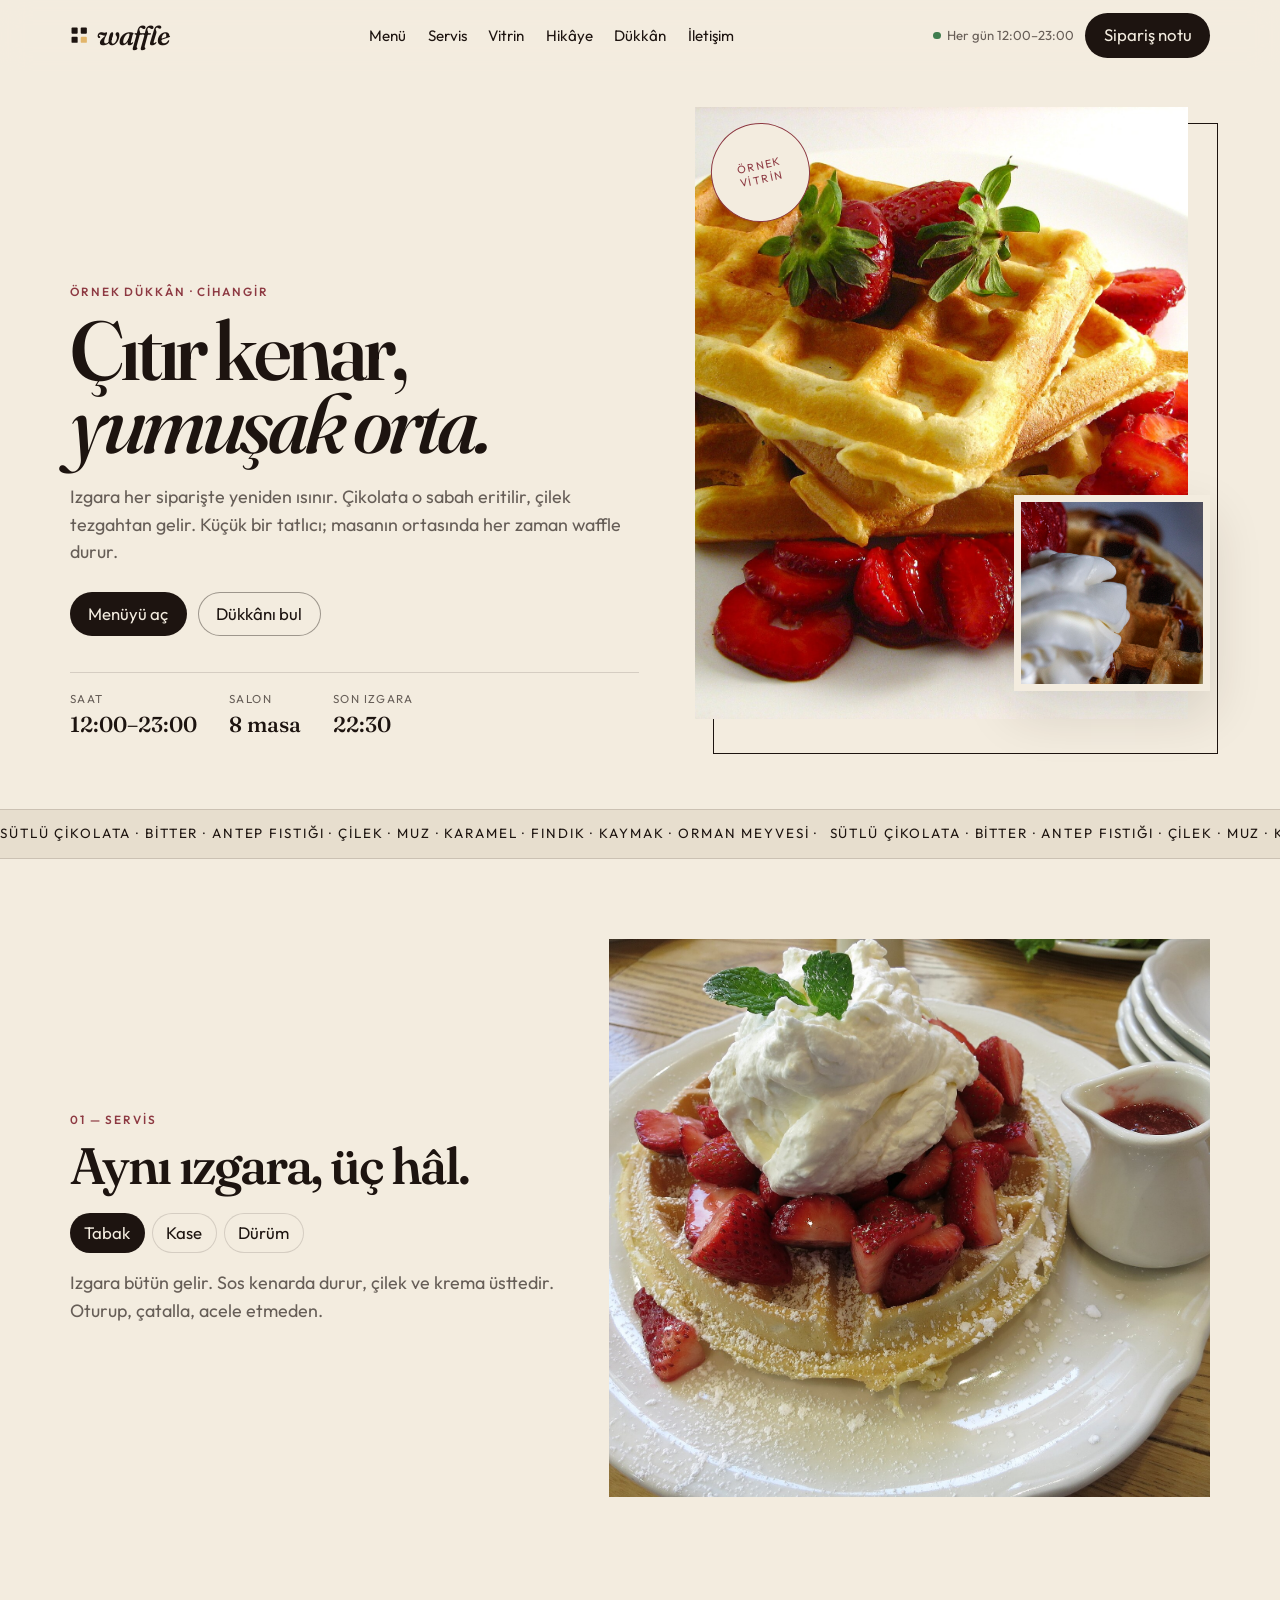
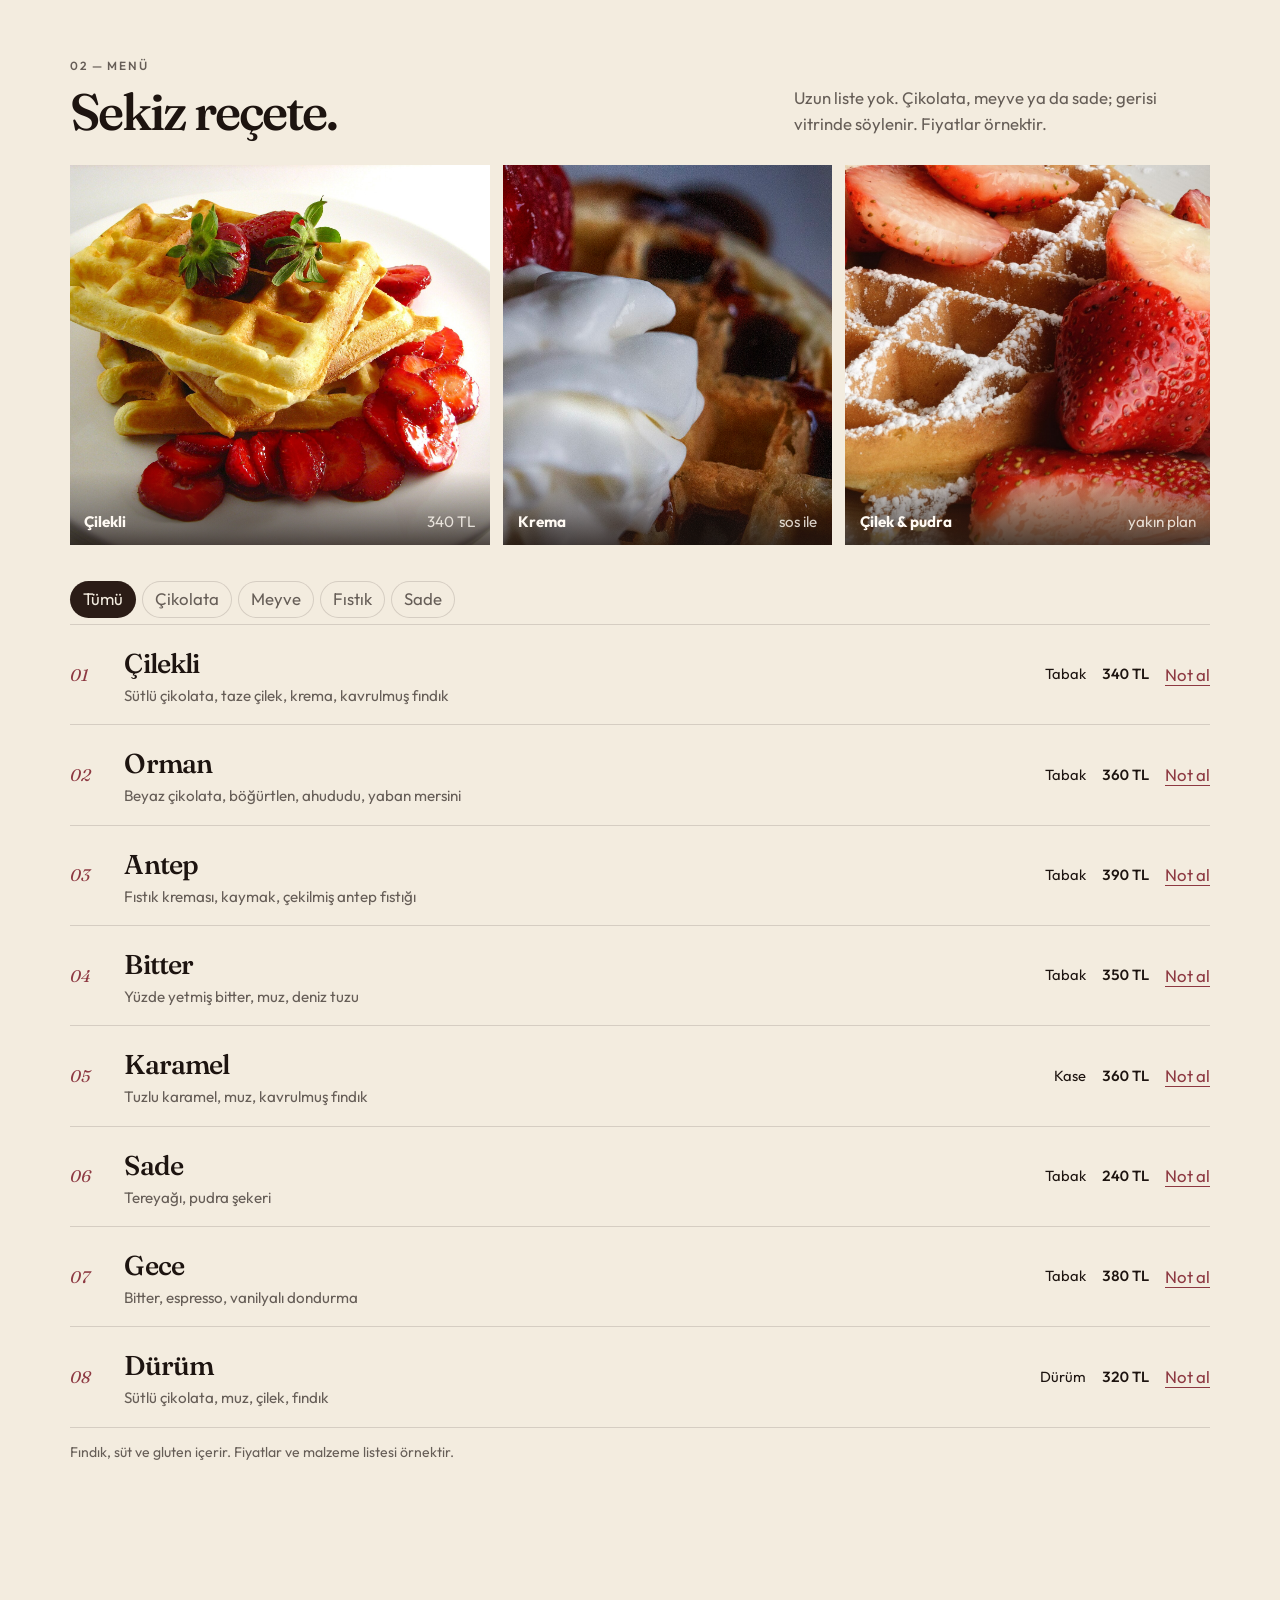
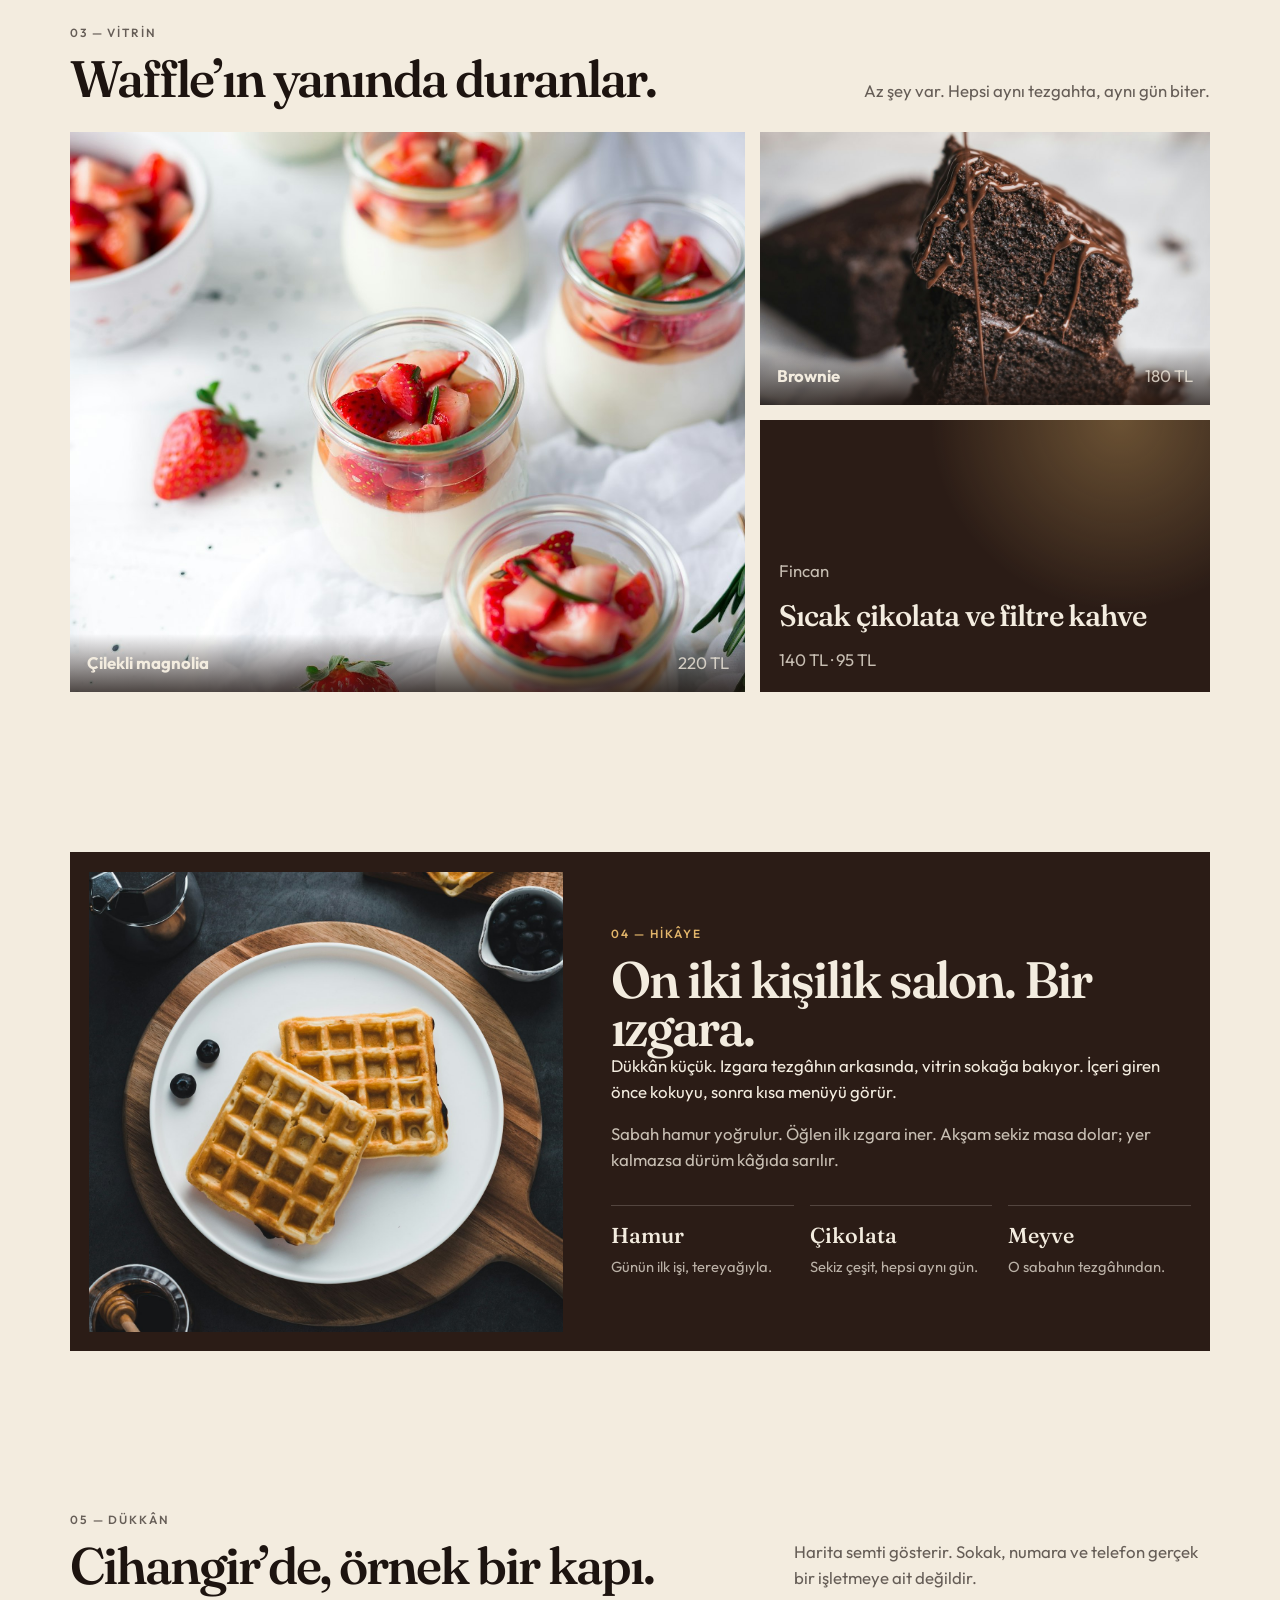
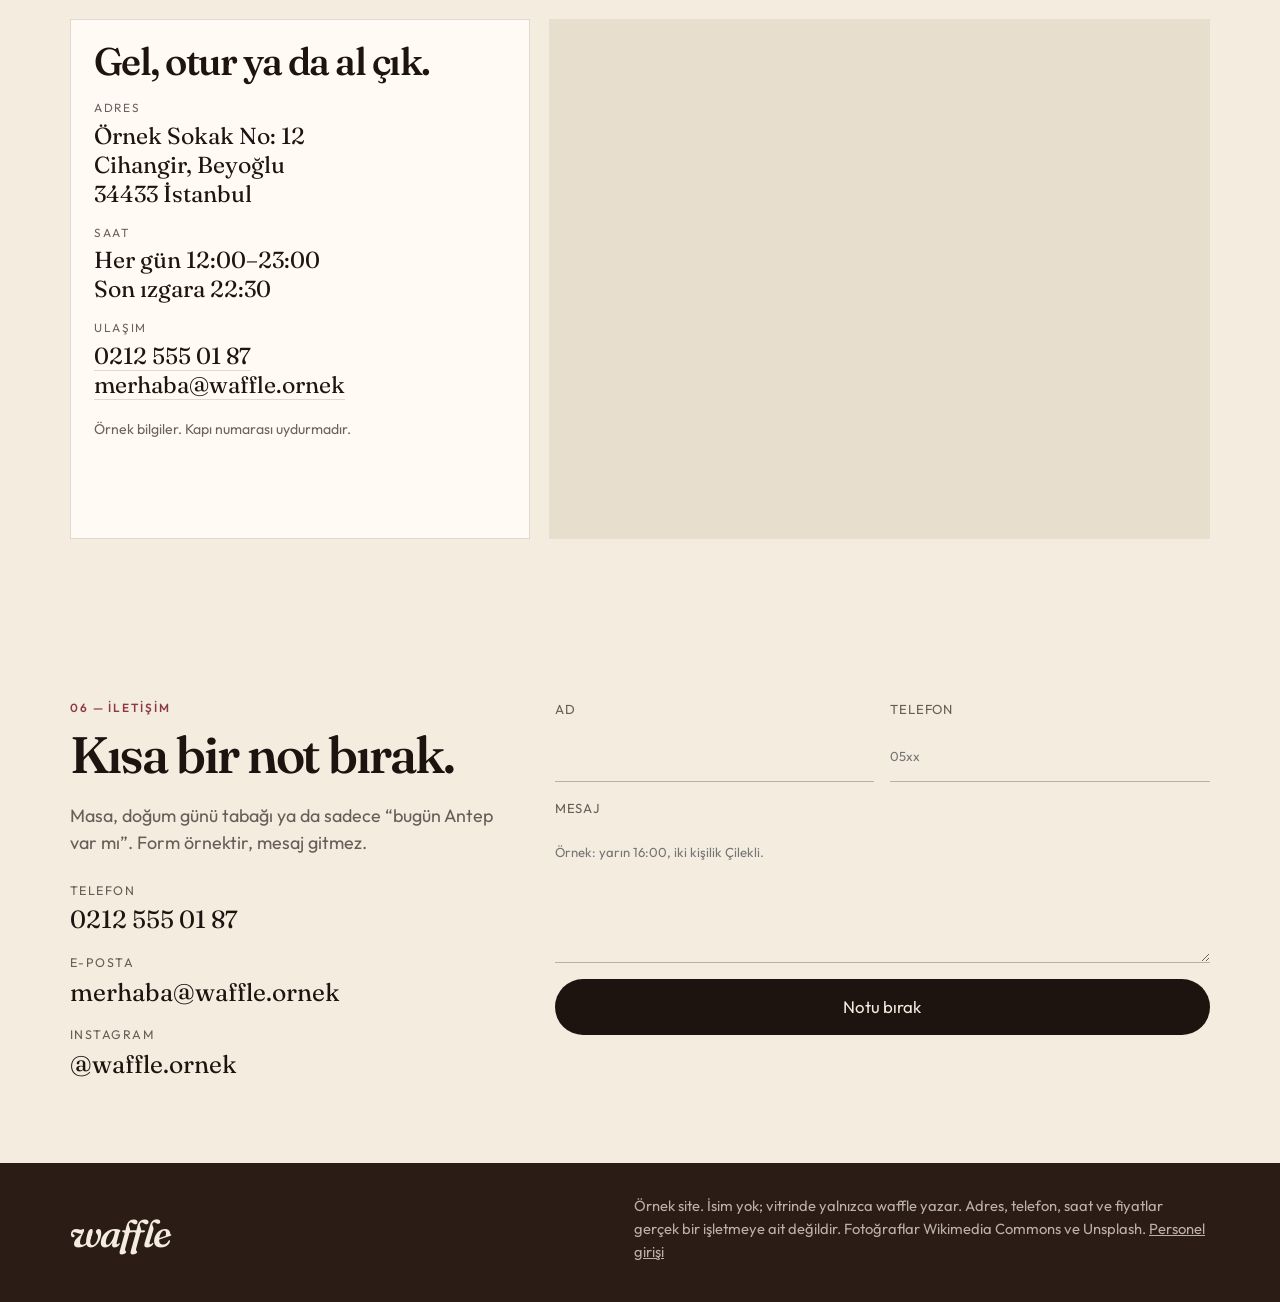
<file: index.html>
<!DOCTYPE html>
<html lang="tr">
<head>
  <meta charset="utf-8">
  <meta name="viewport" content="width=device-width, initial-scale=1">
  <title>waffle</title>
  <meta name="description" content="İstanbul’da küçük bir butik tatlı vitrini. Ana iş waffle. Adres, saat ve fiyatlar örnektir.">
  <meta name="theme-color" content="#f3ecdf">
  <link rel="icon" href="assets/favicon.svg" type="image/svg+xml">
  <link rel="preconnect" href="https://fonts.googleapis.com">
  <link rel="preconnect" href="https://fonts.gstatic.com" crossorigin>
  <link href="https://fonts.googleapis.com/css2?family=Fraunces:ital,opsz,wght@0,9..144,500;0,9..144,620;1,9..144,500;1,9..144,620&family=Outfit:wght@300;400;500;600&display=swap" rel="stylesheet">
  <link rel="stylesheet" href="css/styles.css">
</head>
<body>
  <a class="skip" href="#icerik">İçeriğe geç</a>
  <header class="site-header">
    <a class="logo" href="#ust">
      <svg viewBox="0 0 24 24" aria-hidden="true">
        <rect x="2" y="2" width="8" height="8" rx="1.2" fill="currentColor"/>
        <rect x="14" y="2" width="8" height="8" rx="1.2" fill="currentColor"/>
        <rect x="2" y="14" width="8" height="8" rx="1.2" fill="currentColor"/>
        <rect x="14" y="14" width="8" height="8" rx="1.2" fill="#e2b56a"/>
      </svg>
      waffle
    </a>
    <nav id="site-nav" class="site-nav" aria-label="Sayfa">
      <a href="#menu">Menü</a>
      <a href="#servis">Servis</a>
      <a href="#vitrin">Vitrin</a>
      <a href="#hikaye">Hikâye</a>
      <a href="#dukkan">Dükkân</a>
      <a href="#iletisim">İletişim</a>
    </nav>
    <div class="header-actions">
      <p class="hours-pill">Her gün 12:00–23:00</p>
      <button class="btn" type="button" data-open-order>Sipariş notu</button>
      <button class="nav-toggle" type="button" aria-expanded="false" aria-controls="site-nav" aria-label="Menüyü aç">
        <span></span>
        <span></span>
      </button>
    </div>
  </header>

  <main id="icerik">
    <section class="wrap hero" id="ust">
      <div>
        <p class="kicker">Örnek dükkân · Cihangir</p>
        <h1>Çıtır kenar,<br><em>yumuşak orta.</em></h1>
        <p class="lede">Izgara her siparişte yeniden ısınır. Çikolata o sabah eritilir, çilek tezgahtan gelir. Küçük bir tatlıcı; masanın ortasında her zaman waffle durur.</p>
        <div class="hero-actions">
          <a class="btn" href="#menu">Menüyü aç</a>
          <a class="btn ghost" href="#dukkan">Dükkânı bul</a>
        </div>
        <ul class="facts">
          <li><span>Saat</span><strong>12:00–23:00</strong></li>
          <li><span>Salon</span><strong>8 masa</strong></li>
          <li><span>Son ızgara</span><strong>22:30</strong></li>
        </ul>
      </div>
      <div class="hero-visual">
        <img src="assets/stack-straw.jpg" alt="İki sade waffle, beyaz tabakta taze çilek dilimleriyle">
        <figure class="hero-detail">
          <img src="assets/hero.jpg" alt="Krema, çilek ve waffle gözlerine akan sosun yakın planı">
        </figure>
        <p class="stamp">örnek<br>vitrin</p>
      </div>
    </section>

    <div class="marquee" aria-hidden="true">
      <div class="marquee-track">
        <span>Sütlü çikolata · Bitter · Antep fıstığı · Çilek · Muz · Karamel · Fındık · Kaymak · Orman meyvesi ·&nbsp;</span>
        <span>Sütlü çikolata · Bitter · Antep fıstığı · Çilek · Muz · Karamel · Fındık · Kaymak · Orman meyvesi ·&nbsp;</span>
      </div>
    </div>

    <section class="section" id="servis">
      <div class="wrap servis">
        <div>
          <p class="kicker">01 — Servis</p>
          <h2>Aynı ızgara, üç hâl.</h2>
          <div class="tabs" role="tablist" aria-label="Servis biçimi">
            <button type="button" role="tab" id="tab-tabak" data-servis="tabak" aria-selected="true" aria-controls="servis-text">Tabak</button>
            <button type="button" role="tab" id="tab-kase" data-servis="kase" aria-selected="false" tabindex="-1" aria-controls="servis-text">Kase</button>
            <button type="button" role="tab" id="tab-durum" data-servis="durum" aria-selected="false" tabindex="-1" aria-controls="servis-text">Dürüm</button>
          </div>
          <p id="servis-text" role="tabpanel">Izgara bütün gelir. Sos kenarda durur, çilek ve krema üsttedir. Oturup, çatalla, acele etmeden.</p>
        </div>
        <figure class="servis-photo">
          <img id="servis-img" src="assets/plain-berry.jpg" alt="Çilek, krema ve nane ile servis edilmiş waffle tabağı">
        </figure>
      </div>
    </section>

    <section class="section" id="menu">
      <div class="wrap">
        <div class="menu-head">
          <div>
            <p class="kicker">02 — Menü</p>
            <h2>Sekiz reçete.</h2>
          </div>
          <p>Uzun liste yok. Çikolata, meyve ya da sade; gerisi vitrinde söylenir. Fiyatlar örnektir.</p>
        </div>

        <div class="film">
          <figure>
            <img src="assets/stack-straw.jpg" alt="İki sade waffle, beyaz tabakta taze çilek dilimleriyle">
            <figcaption><strong>Çilekli</strong><span>340 TL</span></figcaption>
          </figure>
          <figure>
            <img src="assets/hero.jpg" alt="Krema, çilek ve waffle gözlerine akan bitter sos">
            <figcaption><strong>Krema</strong><span>sos ile</span></figcaption>
          </figure>
          <figure>
            <img src="assets/sugar.jpg" alt="Pudra şeker serpilmiş waffle ve iri çilekler">
            <figcaption><strong>Çilek & pudra</strong><span>yakın plan</span></figcaption>
          </figure>
        </div>

        <div class="filters" role="group" aria-label="Menüyü süz">
          <button type="button" data-filter="hepsi" aria-pressed="true">Tümü</button>
          <button type="button" data-filter="cikolata" aria-pressed="false">Çikolata</button>
          <button type="button" data-filter="meyve" aria-pressed="false">Meyve</button>
          <button type="button" data-filter="fistik" aria-pressed="false">Fıstık</button>
          <button type="button" data-filter="sade" aria-pressed="false">Sade</button>
        </div>

        <div class="menu-list">
          <article class="dish" data-item data-name="Çilekli" data-price="340" data-serve="Tabak" data-tags="meyve cikolata">
            <span class="num">01</span>
            <div>
              <h3>Çilekli</h3>
              <p>Sütlü çikolata, taze çilek, krema, kavrulmuş fındık</p>
            </div>
            <span class="serve">Tabak</span>
            <strong class="price">340 TL</strong>
            <button class="note-btn" type="button" data-order="Çilekli">Not al</button>
          </article>
          <article class="dish" data-item data-name="Orman" data-price="360" data-serve="Tabak" data-tags="meyve">
            <span class="num">02</span>
            <div>
              <h3>Orman</h3>
              <p>Beyaz çikolata, böğürtlen, ahududu, yaban mersini</p>
            </div>
            <span class="serve">Tabak</span>
            <strong class="price">360 TL</strong>
            <button class="note-btn" type="button" data-order="Orman">Not al</button>
          </article>
          <article class="dish" data-item data-name="Antep" data-price="390" data-serve="Tabak" data-tags="fistik">
            <span class="num">03</span>
            <div>
              <h3>Antep</h3>
              <p>Fıstık kreması, kaymak, çekilmiş antep fıstığı</p>
            </div>
            <span class="serve">Tabak</span>
            <strong class="price">390 TL</strong>
            <button class="note-btn" type="button" data-order="Antep">Not al</button>
          </article>
          <article class="dish" data-item data-name="Bitter" data-price="350" data-serve="Tabak" data-tags="cikolata">
            <span class="num">04</span>
            <div>
              <h3>Bitter</h3>
              <p>Yüzde yetmiş bitter, muz, deniz tuzu</p>
            </div>
            <span class="serve">Tabak</span>
            <strong class="price">350 TL</strong>
            <button class="note-btn" type="button" data-order="Bitter">Not al</button>
          </article>
          <article class="dish" data-item data-name="Karamel" data-price="360" data-serve="Kase" data-tags="cikolata">
            <span class="num">05</span>
            <div>
              <h3>Karamel</h3>
              <p>Tuzlu karamel, muz, kavrulmuş fındık</p>
            </div>
            <span class="serve">Kase</span>
            <strong class="price">360 TL</strong>
            <button class="note-btn" type="button" data-order="Karamel">Not al</button>
          </article>
          <article class="dish" data-item data-name="Sade" data-price="240" data-serve="Tabak" data-tags="sade">
            <span class="num">06</span>
            <div>
              <h3>Sade</h3>
              <p>Tereyağı, pudra şekeri</p>
            </div>
            <span class="serve">Tabak</span>
            <strong class="price">240 TL</strong>
            <button class="note-btn" type="button" data-order="Sade">Not al</button>
          </article>
          <article class="dish" data-item data-name="Gece" data-price="380" data-serve="Tabak" data-tags="cikolata">
            <span class="num">07</span>
            <div>
              <h3>Gece</h3>
              <p>Bitter, espresso, vanilyalı dondurma</p>
            </div>
            <span class="serve">Tabak</span>
            <strong class="price">380 TL</strong>
            <button class="note-btn" type="button" data-order="Gece">Not al</button>
          </article>
          <article class="dish" data-item data-name="Dürüm" data-price="320" data-serve="Dürüm" data-tags="cikolata meyve">
            <span class="num">08</span>
            <div>
              <h3>Dürüm</h3>
              <p>Sütlü çikolata, muz, çilek, fındık</p>
            </div>
            <span class="serve">Dürüm</span>
            <strong class="price">320 TL</strong>
            <button class="note-btn" type="button" data-order="Dürüm">Not al</button>
          </article>
        </div>
        <p id="menu-empty" class="menu-empty" hidden>Bu süzgeçte reçete yok.</p>
        <p class="fine">Fındık, süt ve gluten içerir. Fiyatlar ve malzeme listesi örnektir.</p>
      </div>
    </section>

    <section class="section" id="vitrin">
      <div class="wrap">
        <div class="block-head">
          <div>
            <p class="kicker">03 — Vitrin</p>
            <h2>Waffle’ın yanında duranlar.</h2>
          </div>
          <p>Az şey var. Hepsi aynı tezgahta, aynı gün biter.</p>
        </div>
        <div class="vitrin-grid">
          <figure class="v-card v-large">
            <img src="assets/pistachio.jpg" alt="Çilekli krema kupları, bardakta katmanlı tatlı">
            <figcaption><strong>Çilekli magnolia</strong><span>220 TL</span></figcaption>
          </figure>
          <div class="v-side">
            <figure class="v-card">
              <img src="assets/brownie.jpg" alt="Üzerine çikolata sos dökülen brownie dilimleri">
              <figcaption><strong>Brownie</strong><span>180 TL</span></figcaption>
            </figure>
            <div class="drink-card">
              <span>Fincan</span>
              <strong>Sıcak çikolata ve filtre kahve</strong>
              <span>140 TL · 95 TL</span>
            </div>
          </div>
        </div>
      </div>
    </section>

    <section class="section" id="hikaye">
      <div class="wrap">
        <div class="story">
          <img src="assets/waffle-berry.jpg" alt="Tahta tepside iki sade waffle, yaban mersini ve bal">
          <div>
            <p class="kicker">04 — Hikâye</p>
            <h2>On iki kişilik salon. Bir ızgara.</h2>
            <p>Dükkân küçük. Izgara tezgâhın arkasında, vitrin sokağa bakıyor. İçeri giren önce kokuyu, sonra kısa menüyü görür.</p>
            <p>Sabah hamur yoğrulur. Öğlen ilk ızgara iner. Akşam sekiz masa dolar; yer kalmazsa dürüm kâğıda sarılır.</p>
            <div class="principles">
              <div><strong>Hamur</strong><span>Günün ilk işi, tereyağıyla.</span></div>
              <div><strong>Çikolata</strong><span>Sekiz çeşit, hepsi aynı gün.</span></div>
              <div><strong>Meyve</strong><span>O sabahın tezgâhından.</span></div>
            </div>
          </div>
        </div>
      </div>
    </section>

    <section class="section" id="dukkan">
      <div class="wrap">
        <div class="block-head">
          <div>
            <p class="kicker">05 — Dükkân</p>
            <h2>Cihangir’de, örnek bir kapı.</h2>
          </div>
          <p>Harita semti gösterir. Sokak, numara ve telefon gerçek bir işletmeye ait değildir.</p>
        </div>
        <div class="visit">
          <div class="receipt">
            <h2>Gel, otur ya da al çık.</h2>
            <dl>
              <div>
                <dt>Adres</dt>
                <dd>Örnek Sokak No: 12<br>Cihangir, Beyoğlu<br>34433 İstanbul</dd>
              </div>
              <div>
                <dt>Saat</dt>
                <dd>Her gün 12:00–23:00<br>Son ızgara 22:30</dd>
              </div>
              <div>
                <dt>Ulaşım</dt>
                <dd><a href="tel:+902125550187">0212 555 01 87</a><br><a href="mailto:merhaba@waffle.ornek">merhaba@waffle.ornek</a></dd>
              </div>
            </dl>
            <p class="fine">Örnek bilgiler. Kapı numarası uydurmadır.</p>
          </div>
          <div class="map-card">
            <iframe title="Cihangir örneği harita" src="https://www.openstreetmap.org/export/embed.html?bbox=28.9750%2C41.0280%2C28.9920%2C41.0380&amp;layer=mapnik&amp;marker=41.0328%2C28.9836"></iframe>
          </div>
        </div>
      </div>
    </section>

    <section class="section" id="iletisim">
      <div class="wrap contact-grid">
        <div>
          <p class="kicker">06 — İletişim</p>
          <h2>Kısa bir not bırak.</h2>
          <p class="lede">Masa, doğum günü tabağı ya da sadece “bugün Antep var mı”. Form örnektir, mesaj gitmez.</p>
          <div class="contact-points">
            <a href="tel:+902125550187"><span>Telefon</span>0212 555 01 87</a>
            <a href="mailto:merhaba@waffle.ornek"><span>E-posta</span>merhaba@waffle.ornek</a>
            <a href="https://instagram.com/" target="_blank" rel="noopener"><span>Instagram</span>@waffle.ornek</a>
          </div>
        </div>
        <form id="contact-form">
          <div class="fields">
            <label>Ad
              <input name="name" type="text" autocomplete="name" required>
            </label>
            <label>Telefon
              <input name="phone" type="tel" autocomplete="tel" placeholder="05xx">
            </label>
          </div>
          <label>Mesaj
            <textarea name="message" required placeholder="Örnek: yarın 16:00, iki kişilik Çilekli."></textarea>
          </label>
          <button class="btn" type="submit">Notu bırak</button>
          <p id="contact-status" role="status"></p>
        </form>
      </div>
    </section>
  </main>

  <footer class="site-footer">
    <div class="wrap footer-row">
      <a class="logo" href="#ust">waffle</a>
      <p>Örnek site. İsim yok; vitrinde yalnızca waffle yazar. Adres, telefon, saat ve fiyatlar gerçek bir işletmeye ait değildir. Fotoğraflar Wikimedia Commons ve Unsplash. <a href="admin/index.html">Personel girişi</a></p>
    </div>
  </footer>

  <div class="drawer" id="drawer" aria-hidden="true">
    <div class="drawer-panel" role="dialog" aria-modal="true" aria-labelledby="drawer-title">
      <div class="drawer-top">
        <h2 id="drawer-title">Sipariş notu</h2>
        <button class="icon-btn" id="drawer-close" type="button" aria-label="Kapat">×</button>
      </div>
      <p class="hint">Not, örnek numarada WhatsApp taslağı açar. Aynı kayıt kasa ve mutfak ekranına da düşer.</p>
      <form id="order-form">
        <label>Waffle
          <select id="order-item" name="item"></select>
        </label>
        <label>Servis
          <select id="order-serve" name="serve">
            <option>Tabak</option>
            <option>Kase</option>
            <option>Dürüm</option>
          </select>
        </label>
        <label>Not
          <textarea id="order-note" name="note" placeholder="Az çikolata, muz olmasın."></textarea>
        </label>
        <p id="order-preview"></p>
        <button class="btn full" type="submit">WhatsApp taslağını aç</button>
      </form>
    </div>
  </div>

  <script src="js/orders.js"></script>
  <script src="js/main.js"></script>
</body>
</html>
</file>
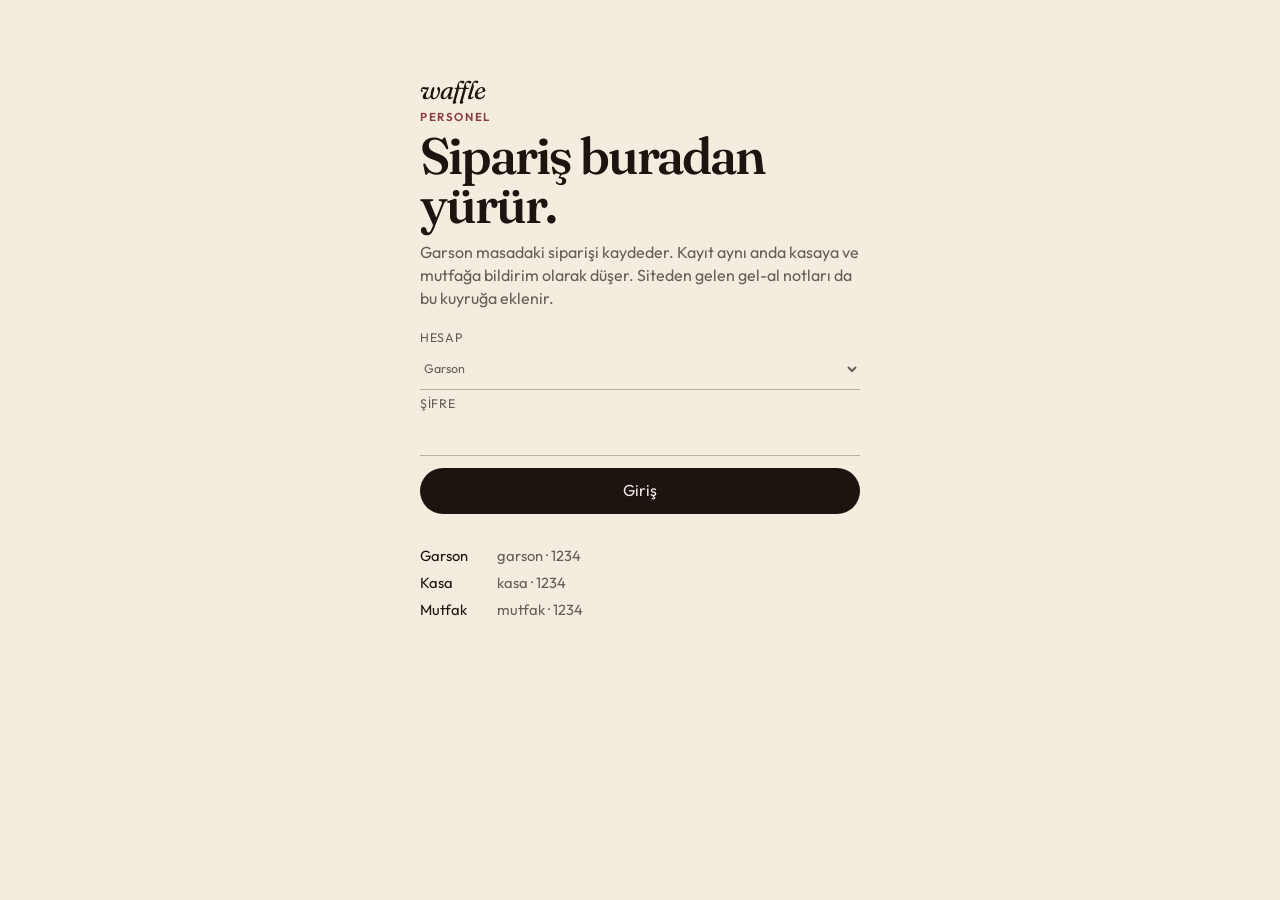
<file: admin/index.html>
<!DOCTYPE html>
<html lang="tr">
<head>
  <meta charset="utf-8">
  <meta name="viewport" content="width=device-width, initial-scale=1">
  <title>waffle · personel</title>
  <meta name="theme-color" content="#f3ecdf">
  <link rel="icon" href="../assets/favicon.svg" type="image/svg+xml">
  <link rel="preconnect" href="https://fonts.googleapis.com">
  <link rel="preconnect" href="https://fonts.gstatic.com" crossorigin>
  <link href="https://fonts.googleapis.com/css2?family=Fraunces:ital,opsz,wght@0,9..144,520;0,9..144,620;1,9..144,520&family=Outfit:wght@400;500;600&display=swap" rel="stylesheet">
  <link rel="stylesheet" href="admin.css">
</head>
<body>
  <main id="login" class="login">
    <a class="brand" href="../index.html">waffle</a>
    <p class="kicker">Personel</p>
    <h1>Sipariş buradan yürür.</h1>
    <p class="lede">Garson masadaki siparişi kaydeder. Kayıt aynı anda kasaya ve mutfağa bildirim olarak düşer. Siteden gelen gel-al notları da bu kuyruğa eklenir.</p>
    <form id="login-form">
      <label>Hesap
        <select name="user">
          <option value="garson">Garson</option>
          <option value="kasa">Kasa</option>
          <option value="mutfak">Mutfak</option>
        </select>
      </label>
      <label>Şifre
        <input name="password" type="password" autocomplete="current-password" required>
      </label>
      <button class="btn" type="submit">Giriş</button>
      <p id="login-error" class="hint" role="status"></p>
    </form>
    <ul class="accounts">
      <li><span>Garson</span> garson · 1234</li>
      <li><span>Kasa</span> kasa · 1234</li>
      <li><span>Mutfak</span> mutfak · 1234</li>
    </ul>
  </main>

  <div id="shell" class="shell" hidden>
    <header class="top">
      <a class="brand" href="../index.html">waffle</a>
      <p id="role-label"></p>
      <button id="logout" class="text-btn" type="button">Çıkış</button>
    </header>

    <section id="panel-garson" class="panel garson" hidden>
      <div>
        <p class="kicker">Garson</p>
        <h2>Masayı seç, ürünü ekle.</h2>
        <div id="tables" class="tables" role="group" aria-label="Masalar"></div>
        <div id="menu" class="menu"></div>
      </div>
      <aside class="ticket">
        <p class="kicker">Fiş</p>
        <h3 id="ticket-title">Masa seçilmedi</h3>
        <ul id="ticket-lines"></ul>
        <label>Not
          <textarea id="ticket-note" placeholder="Az çikolata, mum yok."></textarea>
        </label>
        <p id="ticket-total" class="total">0 TL</p>
        <button id="send-order" class="btn" type="button">Kasaya ve mutfağa gönder</button>
        <p id="send-status" class="hint" role="status"></p>
      </aside>
    </section>

    <section id="panel-kasa" class="panel queue" hidden>
      <div class="ciro" id="ciro">
        <div>
          <p class="kicker" id="ciro-day">Bugün</p>
          <p class="ciro-sum" id="ciro-sum">0 TL</p>
          <p class="hint" id="ciro-meta"></p>
        </div>
        <ul class="ciro-split" id="ciro-split"></ul>
      </div>
      <div class="queue-head">
        <div>
          <p class="kicker">Kasa</p>
          <h2>Açık hesaplar</h2>
        </div>
        <p id="kasa-count" class="hint"></p>
      </div>
      <div id="kasa-list" class="tickets"></div>
      <div class="queue-head paid-head">
        <h2>Bugün kapanan</h2>
      </div>
      <ul id="paid-list" class="paid-list"></ul>
    </section>

    <section id="panel-mutfak" class="panel queue" hidden>
      <div class="queue-head">
        <div>
          <p class="kicker">Mutfak</p>
          <h2>Izgaradaki işler</h2>
        </div>
        <p id="mutfak-count" class="hint"></p>
      </div>
      <div id="mutfak-list" class="tickets"></div>
    </section>

    <div id="toasts" class="toasts" aria-live="assertive"></div>
  </div>

  <script src="../js/orders.js"></script>
  <script src="admin.js"></script>
</body>
</html>
</file>
<file: css/styles.css>
:root {
  --paper: #f3ecdf;
  --paper-deep: #e7dece;
  --sheet: #fffaf3;
  --ink: #1d1410;
  --muted: rgba(29, 20, 16, 0.66);
  --line: rgba(29, 20, 16, 0.14);
  --cocoa: #2b1c16;
  --cocoa-2: #43291d;
  --butter: #e2b56a;
  --berry: #8d3942;
  --shadow: 0 22px 50px rgba(43, 28, 22, 0.14);
  --header: 4.5rem;
  --serif: "Fraunces", "Iowan Old Style", Palatino, Georgia, serif;
  --sans: "Outfit", "Segoe UI", sans-serif;
}

*,
*::before,
*::after {
  box-sizing: border-box;
}

html {
  scroll-behavior: smooth;
}

body {
  margin: 0;
  color: var(--ink);
  background: var(--paper);
  font-family: var(--sans);
  font-size: 1.05rem;
  font-weight: 400;
  line-height: 1.55;
  text-rendering: optimizeLegibility;
}

body.drawer-open,
body.nav-open {
  overflow: hidden;
}

img {
  max-width: 100%;
  display: block;
}

button,
input,
textarea,
select {
  font: inherit;
  color: inherit;
}

button {
  cursor: pointer;
  background: none;
  border: 0;
  padding: 0;
}

a {
  color: inherit;
}

h1,
h2,
h3,
p {
  margin: 0;
}

ul {
  margin: 0;
  padding: 0;
  list-style: none;
}

figure {
  margin: 0;
}

::selection {
  background: #e7c9a2;
  color: var(--ink);
}

:focus-visible {
  outline: 2px solid var(--butter);
  outline-offset: 3px;
}

.skip {
  position: absolute;
  left: 1rem;
  top: -4rem;
  z-index: 80;
  background: var(--sheet);
  color: var(--ink);
  padding: 0.6rem 0.9rem;
}

.skip:focus {
  top: 0.8rem;
}

.wrap {
  width: min(1140px, calc(100% - 2.4rem));
  margin-inline: auto;
}

.kicker {
  margin: 0 0 0.8rem;
  color: var(--berry);
  font-size: 0.74rem;
  font-weight: 560;
  letter-spacing: 0.16em;
  text-transform: uppercase;
}

.site-header {
  position: sticky;
  top: 0;
  z-index: 30;
  display: flex;
  align-items: center;
  justify-content: space-between;
  gap: 1rem;
  height: var(--header);
  padding-inline: max(1.2rem, calc((100% - 1140px) / 2));
  background: rgba(243, 236, 223, 0.92);
  backdrop-filter: blur(14px);
  border-bottom: 1px solid transparent;
}

.site-header.is-stuck {
  border-bottom-color: var(--line);
}

.logo {
  display: inline-flex;
  align-items: center;
  gap: 0.55rem;
  text-decoration: none;
  font-family: var(--serif);
  font-size: 1.7rem;
  font-weight: 560;
  font-style: italic;
  letter-spacing: -0.04em;
}

.logo svg {
  width: 1.15rem;
  height: 1.15rem;
}

.site-nav {
  display: flex;
  align-items: center;
  gap: 1.35rem;
}

.site-nav a {
  text-decoration: none;
  font-size: 0.95rem;
}

.site-nav a:hover {
  color: var(--berry);
}

.header-actions {
  display: flex;
  align-items: center;
  gap: 0.7rem;
}

.hours-pill {
  color: var(--muted);
  font-size: 0.82rem;
}

.hours-pill::before {
  content: "";
  display: inline-block;
  width: 0.45rem;
  height: 0.45rem;
  margin-right: 0.4rem;
  border-radius: 50%;
  background: #3f7d4e;
  transform: translateY(-1px);
}

.nav-toggle {
  display: none;
  width: 2.7rem;
  height: 2.7rem;
  border-radius: 50%;
  box-shadow: inset 0 0 0 1px var(--line);
  align-items: center;
  justify-content: center;
  flex-direction: column;
  gap: 5px;
}

.nav-toggle span {
  display: block;
  width: 14px;
  height: 1.5px;
  background: var(--ink);
}

.btn {
  display: inline-flex;
  align-items: center;
  justify-content: center;
  gap: 0.45rem;
  min-height: 2.8rem;
  padding: 0.7rem 1.15rem;
  border-radius: 999px;
  background: var(--ink);
  color: var(--paper);
  text-decoration: none;
  line-height: 1;
}

.btn:hover {
  background: var(--cocoa-2);
}

.btn.ghost {
  background: transparent;
  color: var(--ink);
  box-shadow: inset 0 0 0 1px rgba(29, 20, 16, 0.4);
}

.btn.ghost:hover {
  background: var(--ink);
  color: var(--paper);
}

.btn.full {
  width: 100%;
}

.hero {
  display: grid;
  grid-template-columns: 1.05fr 0.95fr;
  gap: 3.5rem;
  align-items: end;
  padding: 2.2rem 0 4.2rem;
}

.hero h1 {
  font-family: var(--serif);
  font-weight: 560;
  font-size: clamp(3.4rem, 6.5vw, 6.5rem);
  letter-spacing: -0.05em;
  line-height: 0.88;
}

.hero h1 em {
  font-style: italic;
  font-weight: 520;
}

.lede {
  max-width: 36rem;
  margin-top: 1.4rem;
  color: var(--muted);
  font-size: 1.12rem;
}

.hero-actions {
  display: flex;
  flex-wrap: wrap;
  gap: 0.7rem;
  margin-top: 1.6rem;
}

.facts {
  display: flex;
  flex-wrap: wrap;
  gap: 1.4rem 2rem;
  margin-top: 2.2rem;
  padding-top: 1.1rem;
  border-top: 1px solid var(--line);
}

.facts span {
  display: block;
  color: var(--muted);
  font-size: 0.72rem;
  letter-spacing: 0.12em;
  text-transform: uppercase;
}

.facts strong {
  font-family: var(--serif);
  font-size: 1.35rem;
  font-weight: 520;
}

.hero-visual {
  position: relative;
  padding: 0 1.4rem 1.4rem 0;
}

.hero-visual img {
  position: relative;
  z-index: 1;
  width: 100%;
  height: min(68vh, 640px);
  object-fit: cover;
}

.hero-visual::after {
  content: "";
  position: absolute;
  inset: 16px -8px -12px 18px;
  border: 1px solid var(--ink);
}

.hero-detail {
  position: absolute;
  z-index: 2;
  width: 38%;
  aspect-ratio: 1;
  right: 0;
  bottom: 8%;
  margin: 0;
  border: 7px solid var(--paper);
  box-shadow: var(--shadow);
  overflow: hidden;
}

.hero-detail img {
  width: 100%;
  height: 100%;
  object-fit: cover;
}

.stamp {
  position: absolute;
  z-index: 2;
  left: 1rem;
  top: 1rem;
  width: 6.2rem;
  height: 6.2rem;
  display: grid;
  place-items: center;
  border: 1.5px solid var(--berry);
  border-radius: 50%;
  background: var(--paper);
  color: var(--berry);
  text-align: center;
  font-size: 0.68rem;
  letter-spacing: 0.14em;
  text-transform: uppercase;
  line-height: 1.25;
  transform: rotate(-12deg);
}

.marquee {
  overflow: hidden;
  border-block: 1px solid var(--line);
  background: var(--paper-deep);
}

.marquee-track {
  display: flex;
  gap: 0.4rem;
  width: max-content;
  padding: 0.85rem 0;
  animation: drift 32s linear infinite;
}

.marquee span {
  font-size: 0.84rem;
  letter-spacing: 0.14em;
  text-transform: uppercase;
}

@keyframes drift {
  to {
    transform: translateX(-50%);
  }
}

.section {
  padding: 5rem 0;
}

.section h2 {
  font-family: var(--serif);
  font-size: clamp(2.3rem, 4vw, 4rem);
  font-weight: 560;
  letter-spacing: -0.04em;
  line-height: 0.95;
}

.servis {
  display: grid;
  grid-template-columns: 0.9fr 1.1fr;
  gap: 3rem;
  align-items: center;
}

.tabs {
  display: flex;
  gap: 0.45rem;
  margin: 1.4rem 0 1rem;
}

.tabs button {
  min-height: 2.5rem;
  padding: 0.45rem 0.9rem;
  border-radius: 999px;
  box-shadow: inset 0 0 0 1px var(--line);
}

.tabs button[aria-selected="true"] {
  background: var(--ink);
  color: var(--paper);
  box-shadow: none;
}

#servis-text {
  max-width: 34rem;
  color: var(--muted);
  font-size: 1.12rem;
}

.servis-photo {
  margin: 0;
}

.servis-photo img {
  width: 100%;
  height: min(62vh, 560px);
  object-fit: cover;
}

.menu-head,
.block-head {
  display: flex;
  justify-content: space-between;
  gap: 2rem;
  align-items: end;
  margin-bottom: 1.8rem;
}

.block-head p,
.menu-head p {
  max-width: 26rem;
  color: var(--muted);
}

.film {
  display: grid;
  grid-template-columns: 1.15fr 0.9fr 1fr;
  gap: 0.85rem;
  margin-bottom: 2.2rem;
}

.film figure {
  position: relative;
  margin: 0;
}

.film img {
  width: 100%;
  height: 380px;
  object-fit: cover;
}

.film figure:nth-child(2) img {
  object-position: center 42%;
}

.film figcaption {
  position: absolute;
  left: 0;
  right: 0;
  bottom: 0;
  display: flex;
  justify-content: space-between;
  gap: 1rem;
  margin: 0;
  padding: 2.4rem 0.9rem 0.75rem;
  color: var(--sheet);
  background: linear-gradient(transparent, rgba(29, 20, 16, 0.78));
  font-size: 0.95rem;
}

.film figcaption span {
  color: rgba(255, 250, 243, 0.82);
}

.filters {
  display: flex;
  flex-wrap: wrap;
  gap: 0.4rem;
  margin-bottom: 0.4rem;
}

.filters button {
  min-height: 2.3rem;
  padding: 0.35rem 0.8rem;
  border-radius: 999px;
  color: var(--muted);
  box-shadow: inset 0 0 0 1px var(--line);
}

.filters button[aria-pressed="true"] {
  background: var(--cocoa);
  color: var(--paper);
  box-shadow: none;
}

.menu-list {
  border-bottom: 1px solid var(--line);
}

.dish {
  display: grid;
  grid-template-columns: 2.4rem minmax(0, 1fr) auto auto auto;
  gap: 0.8rem 1rem;
  align-items: center;
  padding: 1.05rem 0;
  border-top: 1px solid var(--line);
}

.dish[hidden] {
  display: none;
}

.dish .num {
  font-family: var(--serif);
  font-style: italic;
  color: var(--berry);
}

.dish h3 {
  font-family: var(--serif);
  font-size: 1.7rem;
  font-weight: 540;
  letter-spacing: -0.03em;
}

.dish p {
  color: var(--muted);
  font-size: 0.95rem;
}

.serve,
.price {
  font-size: 0.92rem;
}

.price {
  font-variant-numeric: tabular-nums;
  font-weight: 560;
}

.note-btn {
  color: var(--berry);
  text-decoration: underline;
  text-underline-offset: 0.22em;
}

.menu-empty {
  padding: 1.2rem 0;
  color: var(--muted);
}

.menu-empty[hidden] {
  display: none;
}

.fine {
  margin-top: 0.9rem;
  color: var(--muted);
  font-size: 0.88rem;
}

.vitrin-grid {
  display: grid;
  grid-template-columns: 1.35fr 0.9fr;
  gap: 0.9rem;
  align-items: stretch;
}

.v-card {
  position: relative;
  min-height: 240px;
  height: 100%;
  overflow: hidden;
  background: var(--cocoa);
  color: var(--paper);
}

.v-card img {
  position: absolute;
  inset: 0;
  width: 100%;
  height: 100%;
  object-fit: cover;
}

.v-large {
  min-height: 560px;
}

.v-card figcaption,
.drink-card {
  position: absolute;
  left: 0;
  right: 0;
  bottom: 0;
  display: flex;
  justify-content: space-between;
  gap: 1rem;
  padding: 1rem 1.05rem;
  background: linear-gradient(transparent, rgba(29, 20, 16, 0.78));
}

.v-side {
  display: grid;
  grid-template-rows: 1fr 1fr;
  gap: 0.9rem;
  min-height: 100%;
}

.drink-card {
  position: static;
  display: flex;
  flex-direction: column;
  justify-content: flex-end;
  height: 100%;
  min-height: 240px;
  padding: 1.2rem;
  background:
    radial-gradient(circle at 80% 0%, rgba(226, 181, 106, 0.35), transparent 42%),
    var(--cocoa);
}

.drink-card {
  color: var(--paper);
}

.drink-card strong {
  color: var(--paper);
  font-family: var(--serif);
  font-size: 1.85rem;
  font-weight: 540;
  letter-spacing: -0.03em;
  line-height: 1.05;
}

.drink-card span,
.v-card figcaption span {
  color: rgba(243, 236, 223, 0.78);
}

.story {
  display: grid;
  grid-template-columns: 0.9fr 1.1fr;
  gap: 3rem;
  align-items: center;
  padding: 1.2rem;
  background: var(--cocoa);
  color: var(--paper);
}

.story img {
  width: 100%;
  height: 460px;
  object-fit: cover;
}

.story .kicker {
  color: var(--butter);
}

.story p + p {
  margin-top: 1rem;
  color: rgba(243, 236, 223, 0.78);
}

.principles {
  display: grid;
  grid-template-columns: repeat(3, 1fr);
  gap: 1rem;
  margin-top: 2rem;
}

.principles div {
  padding-top: 0.8rem;
  border-top: 1px solid rgba(243, 236, 223, 0.2);
}

.principles strong {
  display: block;
  font-family: var(--serif);
  font-size: 1.35rem;
  font-weight: 520;
}

.principles span {
  color: rgba(243, 236, 223, 0.72);
  font-size: 0.92rem;
}

.visit {
  display: grid;
  grid-template-columns: 0.82fr 1.18fr;
  gap: 1.2rem;
}

.receipt {
  padding: 1.5rem;
  background: var(--sheet);
  box-shadow: inset 0 0 0 1px var(--line);
}

.receipt h2 {
  margin-bottom: 1.2rem;
  font-size: clamp(2.1rem, 3vw, 2.8rem);
}

.receipt dl {
  display: grid;
  gap: 1rem;
  margin: 0;
}

.receipt dt {
  color: var(--muted);
  font-size: 0.74rem;
  letter-spacing: 0.14em;
  text-transform: uppercase;
}

.receipt dd {
  margin: 0.2rem 0 0;
  font-family: var(--serif);
  font-size: 1.45rem;
  line-height: 1.25;
}

.receipt a {
  text-decoration: none;
  border-bottom: 1px solid var(--line);
}

.receipt .fine {
  margin-top: 1.3rem;
}

.map-card {
  min-height: 100%;
  display: grid;
  background: var(--paper-deep);
}

.map-card iframe {
  width: 100%;
  height: 100%;
  min-height: 520px;
  border: 0;
  filter: grayscale(0.35) contrast(0.95);
}

.contact-grid {
  display: grid;
  grid-template-columns: 0.8fr 1.2fr;
  gap: 3rem;
}

.contact-grid h2 {
  margin-bottom: 0.8rem;
}

.contact-points {
  display: grid;
  gap: 0.9rem;
  margin-top: 1.5rem;
}

.contact-points a {
  text-decoration: none;
  font-family: var(--serif);
  font-size: 1.55rem;
}

.contact-points span {
  display: block;
  color: var(--muted);
  font-family: var(--sans);
  font-size: 0.78rem;
  letter-spacing: 0.12em;
  text-transform: uppercase;
}

form {
  display: grid;
  gap: 1rem;
}

.fields {
  display: grid;
  grid-template-columns: 1fr 1fr;
  gap: 1rem;
}

label {
  display: grid;
  gap: 0.35rem;
  font-size: 0.82rem;
  letter-spacing: 0.06em;
  text-transform: uppercase;
  color: var(--muted);
}

input,
textarea,
select {
  width: 100%;
  padding: 0.75rem 0;
  background: transparent;
  border: 0;
  border-bottom: 1px solid rgba(29, 20, 16, 0.28);
  border-radius: 0;
}

textarea {
  min-height: 8rem;
  resize: vertical;
}

#contact-status,
.hint {
  min-height: 1.4em;
  color: var(--muted);
  font-size: 0.92rem;
}

.site-footer {
  padding: 2rem 0 2.4rem;
  background: var(--cocoa);
  color: var(--paper);
}

.footer-row {
  display: flex;
  justify-content: space-between;
  gap: 1.5rem;
  align-items: end;
}

.site-footer .logo {
  color: var(--paper);
  font-size: 2.4rem;
}

.site-footer p {
  max-width: 36rem;
  color: rgba(243, 236, 223, 0.72);
  font-size: 0.92rem;
}

.drawer {
  display: none;
  position: fixed;
  inset: 0;
  z-index: 60;
  background: rgba(29, 20, 16, 0.48);
  justify-content: end;
}

.drawer.is-open {
  display: flex;
}

.drawer-panel {
  width: min(440px, 100%);
  height: 100%;
  padding: 1.4rem 1.3rem 2rem;
  background: var(--sheet);
  overflow: auto;
}

.drawer-top {
  display: flex;
  justify-content: space-between;
  align-items: center;
  margin-bottom: 0.4rem;
}

.drawer-top h2 {
  font-family: var(--serif);
  font-size: 2.2rem;
  font-weight: 540;
}

.icon-btn {
  width: 2.5rem;
  height: 2.5rem;
  border-radius: 50%;
  box-shadow: inset 0 0 0 1px var(--line);
}

#order-preview {
  margin: 0.2rem 0 1rem;
  padding: 0.9rem 0;
  border-top: 1px solid var(--line);
  border-bottom: 1px solid var(--line);
  font-family: var(--serif);
  font-size: 1.25rem;
}

@media (max-width: 980px) {
  .nav-toggle {
    display: inline-flex;
  }

  .hours-pill {
    display: none;
  }

  .site-nav {
    display: none;
    position: fixed;
    z-index: 40;
    top: calc(var(--header) + 0.5rem);
    left: 0.8rem;
    right: 0.8rem;
    flex-direction: column;
    align-items: flex-start;
    gap: 0.2rem;
    padding: 0.7rem;
    background: var(--sheet);
    box-shadow: var(--shadow);
  }

  .site-nav.is-open {
    display: flex;
  }

  .site-nav a {
    width: 100%;
    padding: 0.75rem 0.6rem;
  }

  .hero,
  .servis,
  .story,
  .visit,
  .contact-grid {
    grid-template-columns: 1fr;
  }

  #vitrin .vitrin-grid {
    grid-template-columns: 1fr 1fr;
    gap: 0.5rem;
  }

  #vitrin .v-side {
    display: contents;
  }

  #vitrin .v-card,
  #vitrin .v-large {
    height: clamp(7.4rem, 32vw, 12.5rem);
    min-height: 0;
  }

  #vitrin .v-card figcaption {
    flex-direction: column;
    align-items: flex-start;
    gap: 0.05rem;
    padding: 1.5rem 0.6rem 0.5rem;
    font-size: 0.82rem;
  }

  #vitrin .drink-card {
    grid-column: 1 / -1;
    min-height: 0;
    height: auto;
    flex-direction: row;
    align-items: center;
    justify-content: space-between;
    gap: 0.75rem;
    padding: 0.8rem 0.9rem;
  }

  #vitrin .drink-card strong {
    font-size: 1.15rem;
  }

  .hero {
    gap: 1.8rem;
    padding-top: 1.2rem;
  }

  .hero-visual img,
  .servis-photo img,
  .story img {
    height: 68vw;
    min-height: 280px;
  }

  .hero-detail {
    width: 34%;
    right: 0.4rem;
    border-width: 4px;
  }

  .film {
    grid-template-columns: none;
    grid-auto-flow: column;
    grid-auto-columns: 78%;
    overflow-x: auto;
    scroll-snap-type: x mandatory;
    padding-bottom: 0.4rem;
  }

  .film figure {
    scroll-snap-align: start;
  }

  .film img {
    height: 280px;
  }

  .menu-head,
  .block-head,
  .footer-row {
    flex-direction: column;
    align-items: flex-start;
  }

  .header-actions .btn {
    padding-inline: 0.85rem;
    font-size: 0.9rem;
  }

  .dish {
    grid-template-columns: 2rem minmax(0, 1fr) auto;
    align-items: start;
  }

  .dish > div {
    display: contents;
  }

  .dish .num {
    grid-row: 1 / span 3;
  }

  .dish h3 { grid-column: 2; grid-row: 1; }
  .dish p { grid-column: 2 / span 2; grid-row: 2; }
  .serve { grid-column: 2; grid-row: 3; }
  .price { grid-column: 3; grid-row: 1; justify-self: end; }
  .note-btn { grid-column: 3; grid-row: 3; justify-self: end; }

  .principles,
  .fields {
    grid-template-columns: 1fr;
  }

  .story img,
  .map-card,
  .map-card iframe {
    min-height: 280px;
  }

  .section {
    padding: 3.4rem 0;
  }
}

@media (max-width: 700px) {
  .logo {
    font-size: 1.35rem;
  }

  .logo svg {
    width: 0.85rem;
    height: 0.85rem;
  }

  .stamp {
    width: 4.1rem;
    height: 4.1rem;
    font-size: 0.55rem;
    letter-spacing: 0.08em;
    left: 0.55rem;
    top: 0.55rem;
  }

  .kicker {
    font-size: 0.66rem;
    letter-spacing: 0.1em;
  }

  .hero h1 {
    font-size: 2.55rem;
  }

  .section h2 {
    font-size: 1.7rem;
  }

  .facts strong {
    font-size: 1.05rem;
  }

  .dish h3 {
    font-size: 1.28rem;
  }

  .dish .num {
    font-size: 0.9rem;
  }

  .hero-detail {
    width: 26%;
    border-width: 3px;
  }

  .hero-visual img,
  .servis-photo img,
  .story img {
    height: 52vw;
    min-height: 190px;
  }

  .film img {
    height: 190px;
  }

  #vitrin .vitrin-grid {
    gap: 0.4rem;
  }

  #vitrin .v-card,
  #vitrin .v-large {
    height: 8.2rem;
  }

  #vitrin .v-card figcaption {
    font-size: 0.74rem;
    padding: 1.2rem 0.45rem 0.4rem;
  }

  #vitrin .drink-card {
    display: grid;
    grid-template-columns: 1fr auto;
    grid-template-areas:
      "label price"
      "title price";
    align-items: center;
    column-gap: 0.8rem;
    row-gap: 0.1rem;
    padding: 0.7rem 0.75rem;
  }

  #vitrin .drink-card span:first-child {
    grid-area: label;
  }

  #vitrin .drink-card strong {
    grid-area: title;
    font-size: 1.02rem;
  }

  #vitrin .drink-card span:last-child {
    grid-area: price;
    white-space: nowrap;
    text-align: right;
  }

  .section {
    padding: 2.4rem 0;
  }
}

@media (prefers-reduced-motion: reduce) {
  html { scroll-behavior: auto; }
  .marquee-track { animation: none; }
}
</file>
<file: admin/admin.css>
:root {
  --paper: #f3ecdf;
  --paper-deep: #e7dece;
  --sheet: #fffaf3;
  --ink: #1d1410;
  --muted: rgba(29, 20, 16, 0.66);
  --line: rgba(29, 20, 16, 0.14);
  --cocoa: #2b1c16;
  --cocoa-2: #43291d;
  --butter: #e2b56a;
  --berry: #8d3942;
  --ok: #2f6b45;
  --serif: "Fraunces", Palatino, Georgia, serif;
  --sans: "Outfit", "Segoe UI", sans-serif;
}

*,
*::before,
*::after { box-sizing: border-box; }

body {
  margin: 0;
  color: var(--ink);
  background: var(--paper);
  font-family: var(--sans);
  font-size: 1rem;
  line-height: 1.45;
}

body.is-mutfak { background: #1a120f; color: var(--paper); }

button, input, textarea, select { font: inherit; color: inherit; }
button { cursor: pointer; }
h1, h2, h3, p { margin: 0; }
ul { margin: 0; padding: 0; list-style: none; }

:focus-visible {
  outline: 2px solid var(--butter);
  outline-offset: 3px;
}

.brand {
  font-family: var(--serif);
  font-style: italic;
  font-size: 1.6rem;
  letter-spacing: -0.04em;
  text-decoration: none;
  color: inherit;
}

.kicker {
  color: var(--berry);
  font-size: 0.72rem;
  font-weight: 600;
  letter-spacing: 0.14em;
  text-transform: uppercase;
}

.is-mutfak .kicker { color: var(--butter); }

.login {
  width: min(440px, calc(100% - 2rem));
  margin: 8vh auto;
}

.login h1 {
  margin: 0.4rem 0 0.7rem;
  font-family: var(--serif);
  font-size: clamp(2.2rem, 5vw, 3.2rem);
  font-weight: 560;
  letter-spacing: -0.04em;
  line-height: 0.95;
}

.lede, .hint { color: var(--muted); }
.is-mutfak .hint { color: rgba(243, 236, 223, 0.7); }

.login form, .ticket label {
  display: grid;
  gap: 0.35rem;
  margin-top: 1.2rem;
}

label {
  font-size: 0.78rem;
  letter-spacing: 0.06em;
  text-transform: uppercase;
  color: var(--muted);
}

input, textarea, select {
  width: 100%;
  padding: 0.75rem 0;
  background: transparent;
  border: 0;
  border-bottom: 1px solid rgba(29, 20, 16, 0.28);
  border-radius: 0;
}

textarea { min-height: 4.5rem; resize: vertical; }

.btn {
  margin-top: 0.4rem;
  min-height: 2.8rem;
  padding: 0.7rem 1.1rem;
  border: 0;
  border-radius: 999px;
  background: var(--ink);
  color: var(--paper);
}

.btn:disabled { opacity: 0.45; cursor: not-allowed; }
.is-mutfak .btn { background: var(--butter); color: var(--ink); }

.accounts {
  display: grid;
  gap: 0.35rem;
  margin-top: 1.6rem;
  color: var(--muted);
  font-size: 0.92rem;
}

.accounts span {
  display: inline-block;
  width: 4.6rem;
  color: var(--ink);
}

.shell[hidden], .panel[hidden], .login[hidden] { display: none; }

.top {
  display: flex;
  align-items: center;
  gap: 1rem;
  padding: 0.9rem 1.2rem;
  border-bottom: 1px solid var(--line);
}

.is-mutfak .top { border-bottom-color: rgba(243, 236, 223, 0.14); }

.top p { margin-right: auto; font-family: var(--serif); font-size: 1.25rem; }

.text-btn {
  border: 0;
  background: transparent;
  text-decoration: underline;
  text-underline-offset: 0.2em;
}

.panel { padding: 1.2rem; }

.garson {
  display: grid;
  grid-template-columns: 1.4fr 0.8fr;
  gap: 1.2rem;
  align-items: start;
}

.garson h2, .queue h2 {
  margin: 0.3rem 0 1rem;
  font-family: var(--serif);
  font-size: clamp(1.8rem, 3vw, 2.6rem);
  font-weight: 560;
  letter-spacing: -0.04em;
}

.tables, .menu { display: flex; flex-wrap: wrap; gap: 0.45rem; }
.menu { margin-top: 1rem; }

.chip, .item {
  border: 0;
  border-radius: 999px;
  background: transparent;
  box-shadow: inset 0 0 0 1px var(--line);
  min-height: 2.4rem;
  padding: 0.35rem 0.8rem;
}

.chip.is-on, .item.is-on { background: var(--ink); color: var(--paper); box-shadow: none; }
.chip.has-open { box-shadow: inset 0 0 0 1.5px var(--berry); }

.ticket {
  position: sticky;
  top: 1rem;
  padding: 1rem;
  background: var(--sheet);
  box-shadow: inset 0 0 0 1px var(--line);
}

.ticket h3 {
  font-family: var(--serif);
  font-size: 1.7rem;
  font-weight: 540;
}

.ticket li, .slip li {
  display: flex;
  justify-content: space-between;
  gap: 0.6rem;
  padding: 0.45rem 0;
  border-top: 1px solid var(--line);
}

.qty {
  display: inline-flex;
  align-items: center;
  gap: 0.35rem;
}

.qty button {
  width: 1.6rem;
  height: 1.6rem;
  border: 0;
  border-radius: 50%;
  background: var(--paper-deep);
}

.total {
  margin: 0.6rem 0;
  font-family: var(--serif);
  font-size: 1.8rem;
}

.ciro {
  display: grid;
  grid-template-columns: 1.1fr 0.9fr;
  gap: 1rem;
  align-items: end;
  margin-bottom: 1.6rem;
  padding: 1.1rem 1.15rem;
  background: var(--cocoa);
  color: var(--paper);
}

.ciro .kicker { color: var(--butter); }
.ciro .hint { color: rgba(243, 236, 223, 0.72); }

.ciro-sum {
  margin-top: 0.25rem;
  font-family: var(--serif);
  font-size: clamp(2.6rem, 5vw, 4rem);
  font-weight: 560;
  letter-spacing: -0.045em;
  line-height: 0.95;
}

.ciro-split {
  display: grid;
  grid-template-columns: 1fr 1fr;
  gap: 0.7rem 1rem;
}

.ciro-split li {
  display: grid;
  gap: 0.1rem;
}

.ciro-split span {
  color: rgba(243, 236, 223, 0.65);
  font-size: 0.72rem;
  letter-spacing: 0.08em;
  text-transform: uppercase;
}

.ciro-split strong {
  font-family: var(--serif);
  font-size: 1.35rem;
  font-weight: 540;
}

.queue-head {
  display: flex;
  justify-content: space-between;
  gap: 1rem;
  align-items: end;
}

.paid-head { margin-top: 1.6rem; }

.paid-head h2 { font-size: 1.6rem; }

.paid-list li {
  display: flex;
  justify-content: space-between;
  gap: 1rem;
  padding: 0.7rem 0;
  border-top: 1px solid var(--line);
}

.paid-list .empty { border: 0; }

.tickets {
  display: grid;
  grid-template-columns: repeat(auto-fill, minmax(260px, 1fr));
  gap: 0.8rem;
}

.slip {
  padding: 1rem;
  background: var(--sheet);
  box-shadow: inset 0 0 0 1px var(--line);
}

.is-mutfak .slip {
  background: #2a1c16;
  box-shadow: inset 0 0 0 1px rgba(243, 236, 223, 0.12);
}

.slip header {
  display: flex;
  justify-content: space-between;
  gap: 0.6rem;
  align-items: baseline;
}

.slip h3 {
  font-family: var(--serif);
  font-size: 1.8rem;
  font-weight: 560;
}

.slip .note {
  margin: 0.5rem 0;
  color: var(--berry);
}

.is-mutfak .slip .note { color: #f0c2c6; }

.meta { color: var(--muted); font-size: 0.85rem; }
.is-mutfak .meta { color: rgba(243, 236, 223, 0.65); }

.badge {
  display: inline-block;
  padding: 0.15rem 0.45rem;
  border-radius: 999px;
  background: var(--paper-deep);
  font-size: 0.75rem;
  letter-spacing: 0.04em;
  text-transform: uppercase;
}

.badge.yeni { background: #8d3942; color: #fffaf3; }
.badge.hazir { background: #dce8d8; color: #245136; }
.is-mutfak .badge.hazir { background: #dce8d8; color: #245136; }
.badge.mutfakta { background: var(--butter); color: var(--ink); }

.slip.is-new { outline: 2px solid var(--berry); }

.empty { color: var(--muted); padding: 1rem 0; }

.toasts {
  position: fixed;
  right: 1rem;
  bottom: 1rem;
  display: grid;
  gap: 0.5rem;
  width: min(320px, calc(100% - 2rem));
  z-index: 20;
}

.toast {
  padding: 0.85rem 1rem;
  background: var(--ink);
  color: var(--paper);
  box-shadow: 0 16px 40px rgba(29, 20, 16, 0.25);
}

.toast strong { display: block; font-family: var(--serif); font-size: 1.25rem; }

@media (max-width: 800px) {
  .garson { grid-template-columns: 1fr; }
  .ticket { position: static; }
  .login { margin-top: 2rem; }
  .ciro { grid-template-columns: 1fr; }
}
</file>
